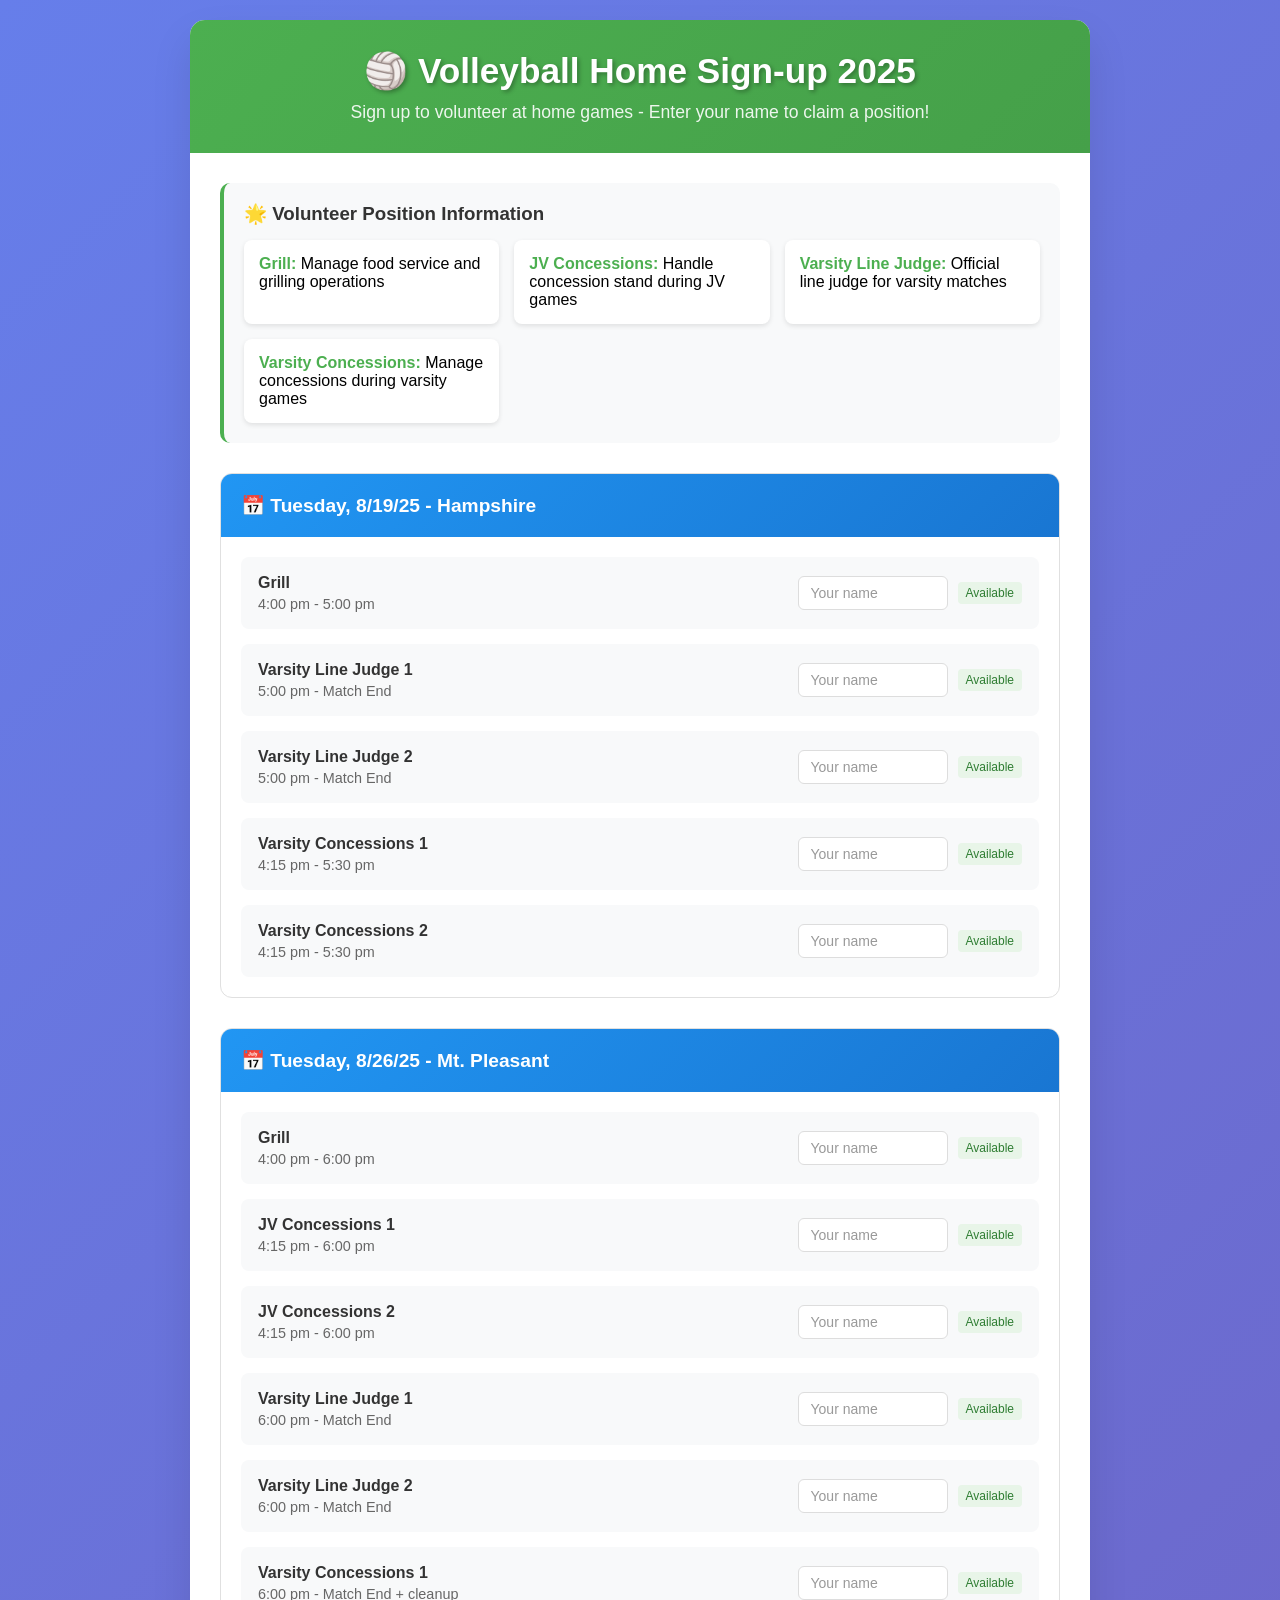
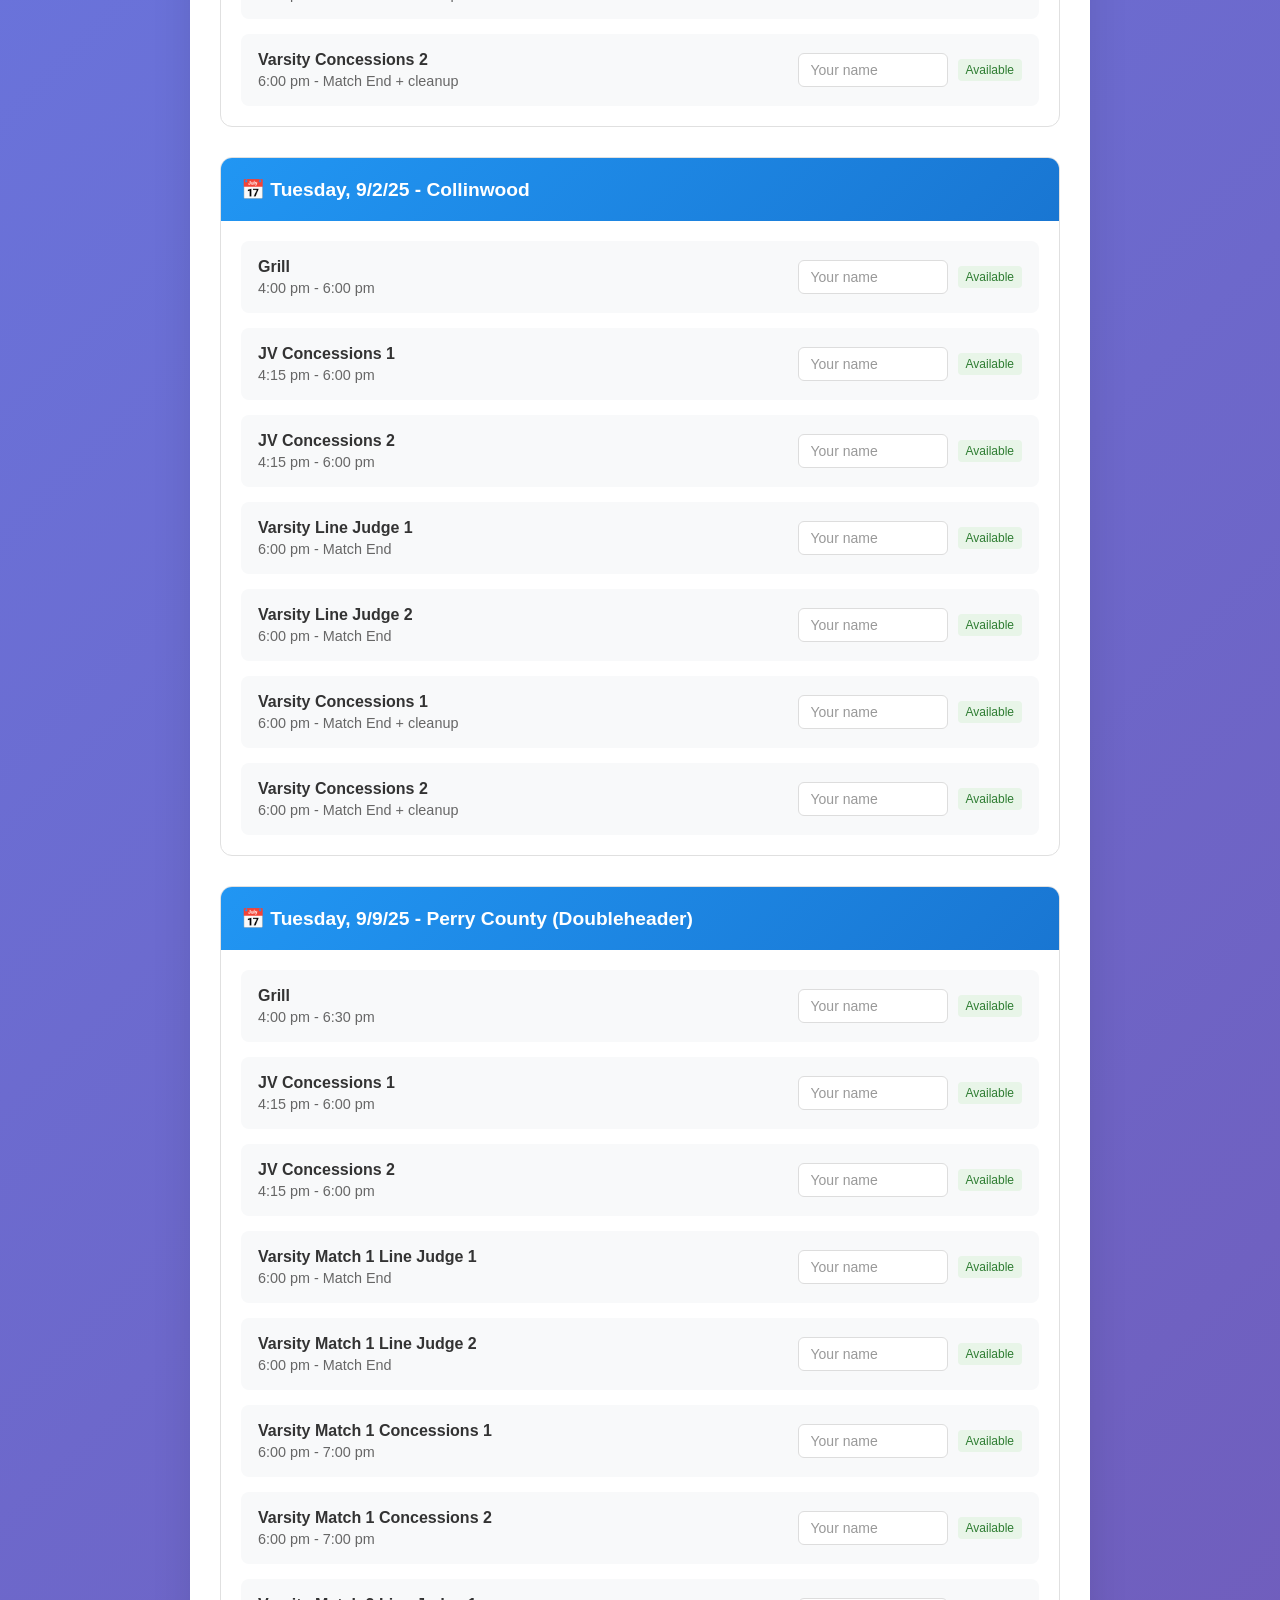
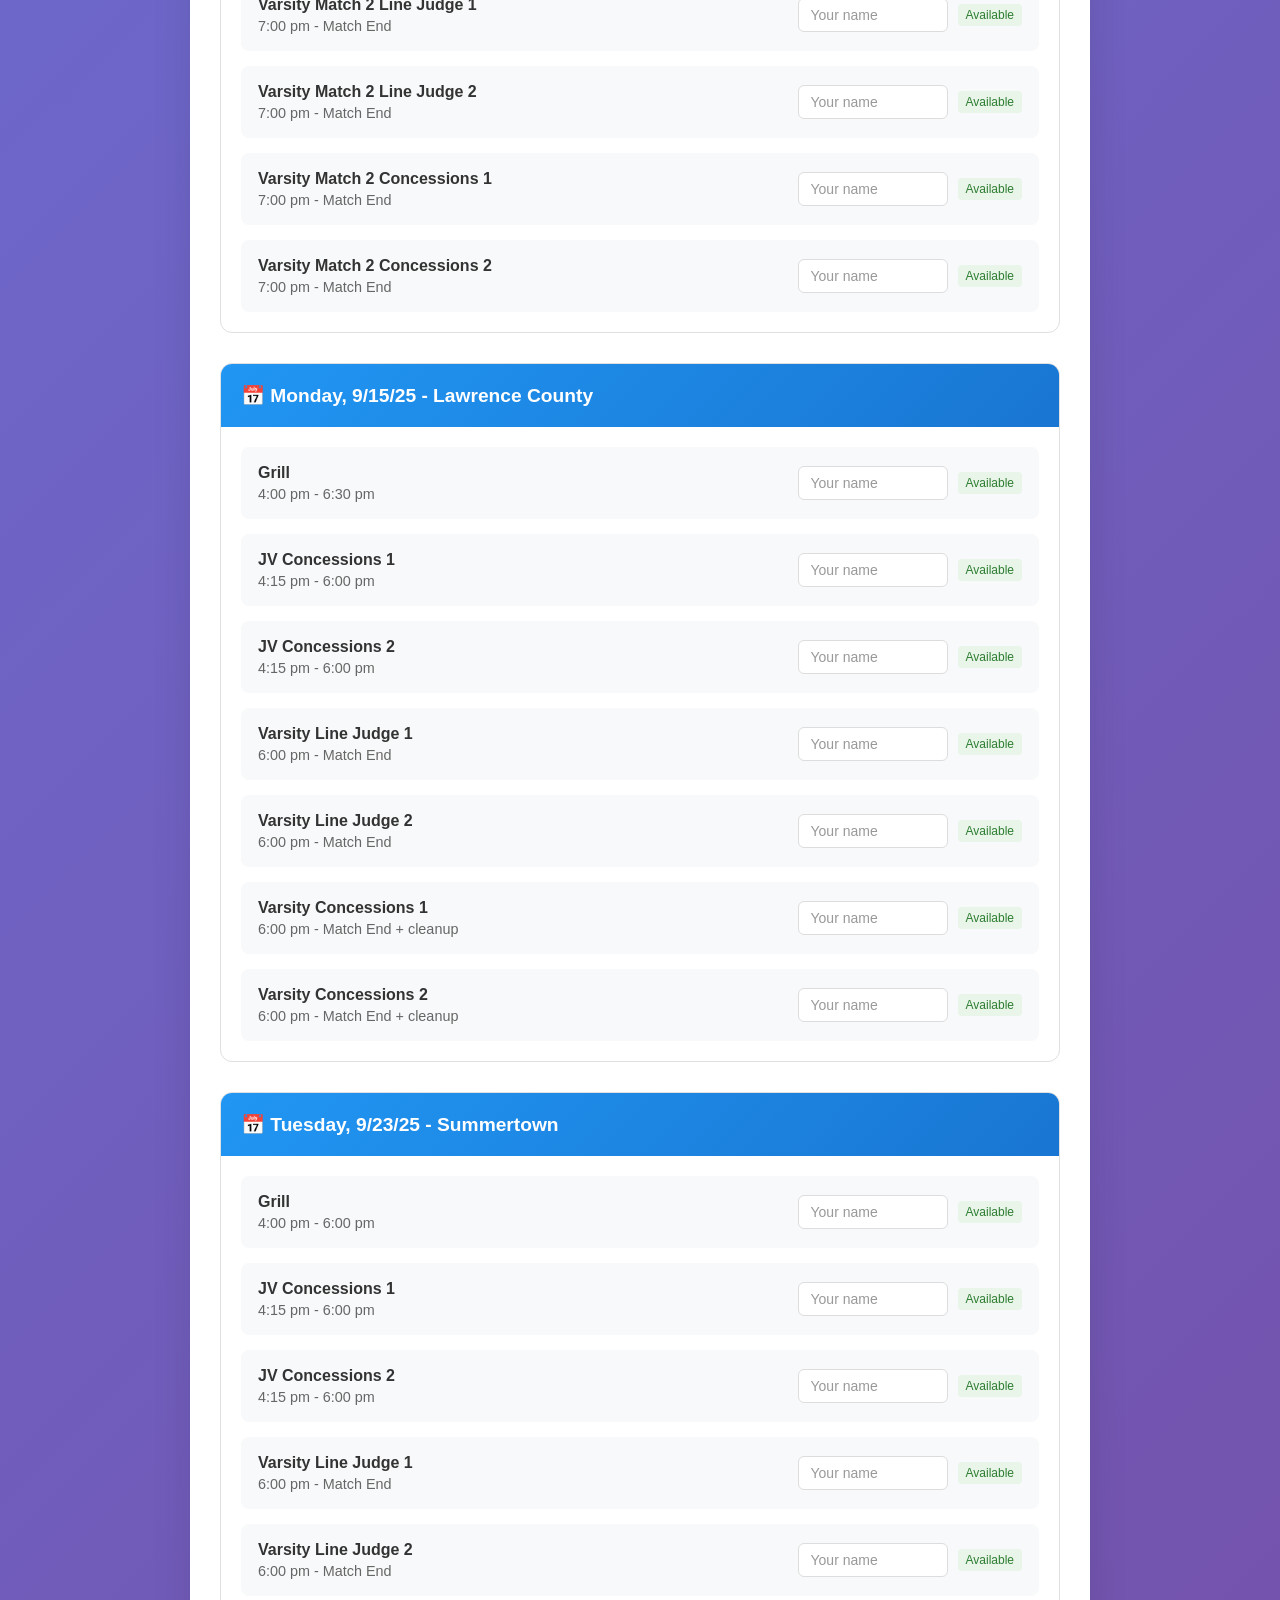
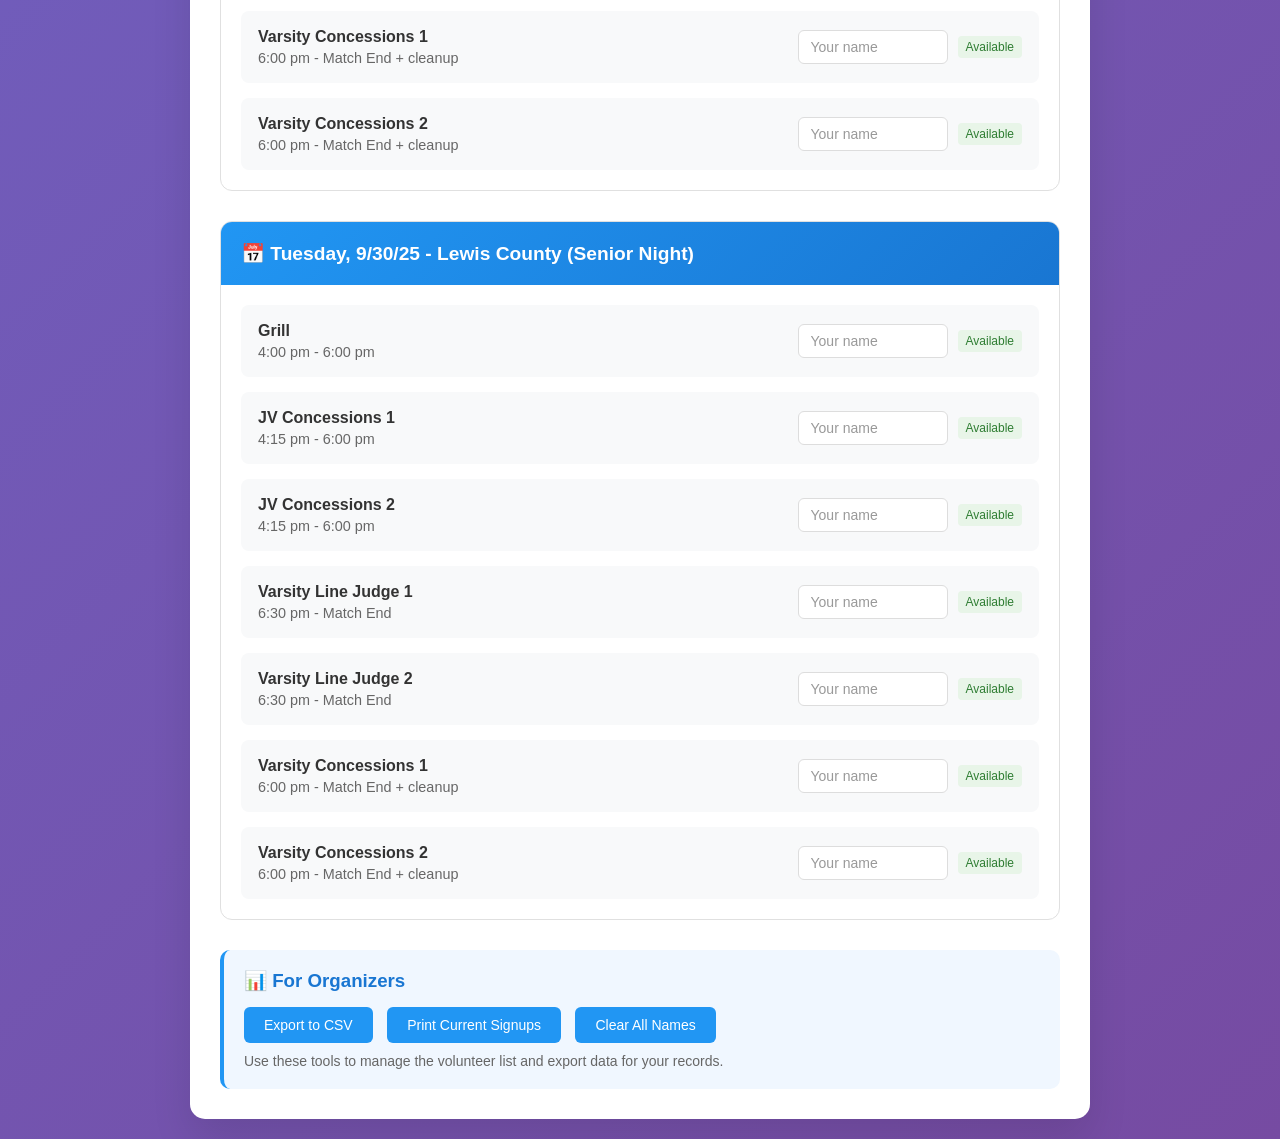
<file: index.html>
<!DOCTYPE html>
<html lang="en">
<head>
    <meta charset="UTF-8">
    <meta name="viewport" content="width=device-width, initial-scale=1.0">
    <title>Volleyball Home Sign-up 2025</title>
    <style>
        * {
            margin: 0;
            padding: 0;
            box-sizing: border-box;
        }

        body {
            font-family: 'Segoe UI', Tahoma, Geneva, Verdana, sans-serif;
            background: linear-gradient(135deg, #667eea 0%, #764ba2 100%);
            min-height: 100vh;
            padding: 20px;
        }

        .container {
            max-width: 900px;
            margin: 0 auto;
            background: white;
            border-radius: 15px;
            box-shadow: 0 20px 40px rgba(0,0,0,0.1);
            overflow: hidden;
        }

        .header {
            background: linear-gradient(135deg, #4CAF50, #45a049);
            color: white;
            padding: 30px;
            text-align: center;
        }

        .header h1 {
            font-size: 2.2em;
            margin-bottom: 10px;
            text-shadow: 2px 2px 4px rgba(0,0,0,0.3);
        }

        .header p {
            font-size: 1.1em;
            opacity: 0.9;
        }

        .form-container {
            padding: 30px;
        }

        .volunteer-info {
            background: #f8f9fa;
            border-radius: 10px;
            padding: 20px;
            margin-bottom: 30px;
            border-left: 4px solid #4CAF50;
        }

        .volunteer-info h3 {
            color: #333;
            margin-bottom: 15px;
        }

        .info-grid {
            display: grid;
            grid-template-columns: repeat(auto-fit, minmax(250px, 1fr));
            gap: 15px;
        }

        .info-item {
            background: white;
            padding: 15px;
            border-radius: 8px;
            box-shadow: 0 2px 5px rgba(0,0,0,0.1);
        }

        .info-item strong {
            color: #4CAF50;
        }

        .game-section {
            margin-bottom: 30px;
            border: 1px solid #e0e0e0;
            border-radius: 12px;
            overflow: hidden;
            transition: all 0.3s ease;
        }

        .game-section:hover {
            box-shadow: 0 5px 15px rgba(0,0,0,0.1);
        }

        .game-header {
            background: linear-gradient(135deg, #2196F3, #1976D2);
            color: white;
            padding: 20px;
            font-weight: bold;
            font-size: 1.2em;
        }

        .positions-grid {
            padding: 20px;
            display: grid;
            gap: 15px;
        }

        .position-item {
            display: flex;
            align-items: center;
            padding: 15px;
            background: #f8f9fa;
            border-radius: 8px;
            border: 2px solid transparent;
            transition: all 0.3s ease;
        }

        .position-item:hover {
            background: #e8f5e8;
            border-color: #4CAF50;
        }

        .position-info {
            flex: 1;
            margin-right: 15px;
        }

        .position-title {
            font-weight: 600;
            color: #333;
            margin-bottom: 4px;
        }

        .position-time {
            font-size: 0.9em;
            color: #666;
        }

        .volunteer-section {
            display: flex;
            align-items: center;
            gap: 10px;
            min-width: 200px;
        }

        .volunteer-name {
            padding: 8px 12px;
            border: 1px solid #ddd;
            border-radius: 6px;
            font-size: 14px;
            width: 150px;
            background: white;
        }

        .volunteer-name:focus {
            outline: none;
            border-color: #4CAF50;
            box-shadow: 0 0 0 2px rgba(76, 175, 80, 0.1);
        }

        .volunteer-name::placeholder {
            color: #999;
        }

        .position-status {
            font-size: 12px;
            padding: 4px 8px;
            border-radius: 4px;
            font-weight: 500;
        }

        .status-available {
            background: #e8f5e8;
            color: #2e7d32;
        }

        .status-filled {
            background: #fff3e0;
            color: #f57c00;
        }

        .admin-section {
            background: #f0f7ff;
            border-radius: 10px;
            padding: 20px;
            margin-top: 30px;
            border-left: 4px solid #2196F3;
        }

        .admin-section h3 {
            color: #1976D2;
            margin-bottom: 15px;
        }

        .export-btn {
            background: #2196F3;
            color: white;
            padding: 10px 20px;
            border: none;
            border-radius: 6px;
            cursor: pointer;
            margin-right: 10px;
            font-size: 14px;
        }

        .export-btn:hover {
            background: #1976D2;
        }

        @media (max-width: 768px) {
            .position-item {
                flex-direction: column;
                align-items: stretch;
                text-align: center;
            }
            
            .position-info {
                margin-right: 0;
                margin-bottom: 10px;
            }
            
            .volunteer-section {
                justify-content: center;
                min-width: auto;
            }
            
            .header h1 {
                font-size: 1.8em;
            }
        }
    </style>
</head>
<body>
    <div class="container">
        <div class="header">
            <h1>🏐 Volleyball Home Sign-up 2025</h1>
            <p>Sign up to volunteer at home games - Enter your name to claim a position!</p>
        </div>

        <div class="form-container">
            <div class="volunteer-info">
                <h3>🌟 Volunteer Position Information</h3>
                <div class="info-grid">
                    <div class="info-item">
                        <strong>Grill:</strong> Manage food service and grilling operations
                    </div>
                    <div class="info-item">
                        <strong>JV Concessions:</strong> Handle concession stand during JV games
                    </div>
                    <div class="info-item">
                        <strong>Varsity Line Judge:</strong> Official line judge for varsity matches
                    </div>
                    <div class="info-item">
                        <strong>Varsity Concessions:</strong> Manage concessions during varsity games
                    </div>
                </div>
            </div>

            <div class="game-section">
                <div class="game-header">
                    📅 Tuesday, 8/19/25 - Hampshire
                </div>
                <div class="positions-grid">
                    <div class="position-item">
                        <div class="position-info">
                            <div class="position-title">Grill</div>
                            <div class="position-time">4:00 pm - 5:00 pm</div>
                        </div>
                        <div class="volunteer-section">
                            <input type="text" class="volunteer-name" placeholder="Your name" data-position="8/19 Hampshire - Grill">
                            <span class="position-status status-available">Available</span>
                        </div>
                    </div>
                    <div class="position-item">
                        <div class="position-info">
                            <div class="position-title">Varsity Line Judge 1</div>
                            <div class="position-time">5:00 pm - Match End</div>
                        </div>
                        <div class="volunteer-section">
                            <input type="text" class="volunteer-name" placeholder="Your name" data-position="8/19 Hampshire - Varsity Line Judge 1">
                            <span class="position-status status-available">Available</span>
                        </div>
                    </div>
                    <div class="position-item">
                        <div class="position-info">
                            <div class="position-title">Varsity Line Judge 2</div>
                            <div class="position-time">5:00 pm - Match End</div>
                        </div>
                        <div class="volunteer-section">
                            <input type="text" class="volunteer-name" placeholder="Your name" data-position="8/19 Hampshire - Varsity Line Judge 2">
                            <span class="position-status status-available">Available</span>
                        </div>
                    </div>
                    <div class="position-item">
                        <div class="position-info">
                            <div class="position-title">Varsity Concessions 1</div>
                            <div class="position-time">4:15 pm - 5:30 pm</div>
                        </div>
                        <div class="volunteer-section">
                            <input type="text" class="volunteer-name" placeholder="Your name" data-position="8/19 Hampshire - Varsity Concessions 1">
                            <span class="position-status status-available">Available</span>
                        </div>
                    </div>
                    <div class="position-item">
                        <div class="position-info">
                            <div class="position-title">Varsity Concessions 2</div>
                            <div class="position-time">4:15 pm - 5:30 pm</div>
                        </div>
                        <div class="volunteer-section">
                            <input type="text" class="volunteer-name" placeholder="Your name" data-position="8/19 Hampshire - Varsity Concessions 2">
                            <span class="position-status status-available">Available</span>
                        </div>
                    </div>
                </div>
            </div>

            <div class="game-section">
                <div class="game-header">
                    📅 Tuesday, 8/26/25 - Mt. Pleasant
                </div>
                <div class="positions-grid">
                    <div class="position-item">
                        <div class="position-info">
                            <div class="position-title">Grill</div>
                            <div class="position-time">4:00 pm - 6:00 pm</div>
                        </div>
                        <div class="volunteer-section">
                            <input type="text" class="volunteer-name" placeholder="Your name" data-position="8/26 Mt. Pleasant - Grill">
                            <span class="position-status status-available">Available</span>
                        </div>
                    </div>
                    <div class="position-item">
                        <div class="position-info">
                            <div class="position-title">JV Concessions 1</div>
                            <div class="position-time">4:15 pm - 6:00 pm</div>
                        </div>
                        <div class="volunteer-section">
                            <input type="text" class="volunteer-name" placeholder="Your name" data-position="8/26 Mt. Pleasant - JV Concessions 1">
                            <span class="position-status status-available">Available</span>
                        </div>
                    </div>
                    <div class="position-item">
                        <div class="position-info">
                            <div class="position-title">JV Concessions 2</div>
                            <div class="position-time">4:15 pm - 6:00 pm</div>
                        </div>
                        <div class="volunteer-section">
                            <input type="text" class="volunteer-name" placeholder="Your name" data-position="8/26 Mt. Pleasant - JV Concessions 2">
                            <span class="position-status status-available">Available</span>
                        </div>
                    </div>
                    <div class="position-item">
                        <div class="position-info">
                            <div class="position-title">Varsity Line Judge 1</div>
                            <div class="position-time">6:00 pm - Match End</div>
                        </div>
                        <div class="volunteer-section">
                            <input type="text" class="volunteer-name" placeholder="Your name" data-position="8/26 Mt. Pleasant - Varsity Line Judge 1">
                            <span class="position-status status-available">Available</span>
                        </div>
                    </div>
                    <div class="position-item">
                        <div class="position-info">
                            <div class="position-title">Varsity Line Judge 2</div>
                            <div class="position-time">6:00 pm - Match End</div>
                        </div>
                        <div class="volunteer-section">
                            <input type="text" class="volunteer-name" placeholder="Your name" data-position="8/26 Mt. Pleasant - Varsity Line Judge 2">
                            <span class="position-status status-available">Available</span>
                        </div>
                    </div>
                    <div class="position-item">
                        <div class="position-info">
                            <div class="position-title">Varsity Concessions 1</div>
                            <div class="position-time">6:00 pm - Match End + cleanup</div>
                        </div>
                        <div class="volunteer-section">
                            <input type="text" class="volunteer-name" placeholder="Your name" data-position="8/26 Mt. Pleasant - Varsity Concessions 1">
                            <span class="position-status status-available">Available</span>
                        </div>
                    </div>
                    <div class="position-item">
                        <div class="position-info">
                            <div class="position-title">Varsity Concessions 2</div>
                            <div class="position-time">6:00 pm - Match End + cleanup</div>
                        </div>
                        <div class="volunteer-section">
                            <input type="text" class="volunteer-name" placeholder="Your name" data-position="8/26 Mt. Pleasant - Varsity Concessions 2">
                            <span class="position-status status-available">Available</span>
                        </div>
                    </div>
                </div>
            </div>

            <div class="game-section">
                <div class="game-header">
                    📅 Tuesday, 9/2/25 - Collinwood
                </div>
                <div class="positions-grid">
                    <div class="position-item">
                        <div class="position-info">
                            <div class="position-title">Grill</div>
                            <div class="position-time">4:00 pm - 6:00 pm</div>
                        </div>
                        <div class="volunteer-section">
                            <input type="text" class="volunteer-name" placeholder="Your name" data-position="9/2 Collinwood - Grill">
                            <span class="position-status status-available">Available</span>
                        </div>
                    </div>
                    <div class="position-item">
                        <div class="position-info">
                            <div class="position-title">JV Concessions 1</div>
                            <div class="position-time">4:15 pm - 6:00 pm</div>
                        </div>
                        <div class="volunteer-section">
                            <input type="text" class="volunteer-name" placeholder="Your name" data-position="9/2 Collinwood - JV Concessions 1">
                            <span class="position-status status-available">Available</span>
                        </div>
                    </div>
                    <div class="position-item">
                        <div class="position-info">
                            <div class="position-title">JV Concessions 2</div>
                            <div class="position-time">4:15 pm - 6:00 pm</div>
                        </div>
                        <div class="volunteer-section">
                            <input type="text" class="volunteer-name" placeholder="Your name" data-position="9/2 Collinwood - JV Concessions 2">
                            <span class="position-status status-available">Available</span>
                        </div>
                    </div>
                    <div class="position-item">
                        <div class="position-info">
                            <div class="position-title">Varsity Line Judge 1</div>
                            <div class="position-time">6:00 pm - Match End</div>
                        </div>
                        <div class="volunteer-section">
                            <input type="text" class="volunteer-name" placeholder="Your name" data-position="9/2 Collinwood - Varsity Line Judge 1">
                            <span class="position-status status-available">Available</span>
                        </div>
                    </div>
                    <div class="position-item">
                        <div class="position-info">
                            <div class="position-title">Varsity Line Judge 2</div>
                            <div class="position-time">6:00 pm - Match End</div>
                        </div>
                        <div class="volunteer-section">
                            <input type="text" class="volunteer-name" placeholder="Your name" data-position="9/2 Collinwood - Varsity Line Judge 2">
                            <span class="position-status status-available">Available</span>
                        </div>
                    </div>
                    <div class="position-item">
                        <div class="position-info">
                            <div class="position-title">Varsity Concessions 1</div>
                            <div class="position-time">6:00 pm - Match End + cleanup</div>
                        </div>
                        <div class="volunteer-section">
                            <input type="text" class="volunteer-name" placeholder="Your name" data-position="9/2 Collinwood - Varsity Concessions 1">
                            <span class="position-status status-available">Available</span>
                        </div>
                    </div>
                    <div class="position-item">
                        <div class="position-info">
                            <div class="position-title">Varsity Concessions 2</div>
                            <div class="position-time">6:00 pm - Match End + cleanup</div>
                        </div>
                        <div class="volunteer-section">
                            <input type="text" class="volunteer-name" placeholder="Your name" data-position="9/2 Collinwood - Varsity Concessions 2">
                            <span class="position-status status-available">Available</span>
                        </div>
                    </div>
                </div>
            </div>

            <div class="game-section">
                <div class="game-header">
                    📅 Tuesday, 9/9/25 - Perry County (Doubleheader)
                </div>
                <div class="positions-grid">
                    <div class="position-item">
                        <div class="position-info">
                            <div class="position-title">Grill</div>
                            <div class="position-time">4:00 pm - 6:30 pm</div>
                        </div>
                        <div class="volunteer-section">
                            <input type="text" class="volunteer-name" placeholder="Your name" data-position="9/9 Perry County - Grill">
                            <span class="position-status status-available">Available</span>
                        </div>
                    </div>
                    <div class="position-item">
                        <div class="position-info">
                            <div class="position-title">JV Concessions 1</div>
                            <div class="position-time">4:15 pm - 6:00 pm</div>
                        </div>
                        <div class="volunteer-section">
                            <input type="text" class="volunteer-name" placeholder="Your name" data-position="9/9 Perry County - JV Concessions 1">
                            <span class="position-status status-available">Available</span>
                        </div>
                    </div>
                    <div class="position-item">
                        <div class="position-info">
                            <div class="position-title">JV Concessions 2</div>
                            <div class="position-time">4:15 pm - 6:00 pm</div>
                        </div>
                        <div class="volunteer-section">
                            <input type="text" class="volunteer-name" placeholder="Your name" data-position="9/9 Perry County - JV Concessions 2">
                            <span class="position-status status-available">Available</span>
                        </div>
                    </div>
                    <div class="position-item">
                        <div class="position-info">
                            <div class="position-title">Varsity Match 1 Line Judge 1</div>
                            <div class="position-time">6:00 pm - Match End</div>
                        </div>
                        <div class="volunteer-section">
                            <input type="text" class="volunteer-name" placeholder="Your name" data-position="9/9 Perry County - Match 1 Line Judge 1">
                            <span class="position-status status-available">Available</span>
                        </div>
                    </div>
                    <div class="position-item">
                        <div class="position-info">
                            <div class="position-title">Varsity Match 1 Line Judge 2</div>
                            <div class="position-time">6:00 pm - Match End</div>
                        </div>
                        <div class="volunteer-section">
                            <input type="text" class="volunteer-name" placeholder="Your name" data-position="9/9 Perry County - Match 1 Line Judge 2">
                            <span class="position-status status-available">Available</span>
                        </div>
                    </div>
                    <div class="position-item">
                        <div class="position-info">
                            <div class="position-title">Varsity Match 1 Concessions 1</div>
                            <div class="position-time">6:00 pm - 7:00 pm</div>
                        </div>
                        <div class="volunteer-section">
                            <input type="text" class="volunteer-name" placeholder="Your name" data-position="9/9 Perry County - Match 1 Concessions 1">
                            <span class="position-status status-available">Available</span>
                        </div>
                    </div>
                    <div class="position-item">
                        <div class="position-info">
                            <div class="position-title">Varsity Match 1 Concessions 2</div>
                            <div class="position-time">6:00 pm - 7:00 pm</div>
                        </div>
                        <div class="volunteer-section">
                            <input type="text" class="volunteer-name" placeholder="Your name" data-position="9/9 Perry County - Match 1 Concessions 2">
                            <span class="position-status status-available">Available</span>
                        </div>
                    </div>
                    <div class="position-item">
                        <div class="position-info">
                            <div class="position-title">Varsity Match 2 Line Judge 1</div>
                            <div class="position-time">7:00 pm - Match End</div>
                        </div>
                        <div class="volunteer-section">
                            <input type="text" class="volunteer-name" placeholder="Your name" data-position="9/9 Perry County - Match 2 Line Judge 1">
                            <span class="position-status status-available">Available</span>
                        </div>
                    </div>
                    <div class="position-item">
                        <div class="position-info">
                            <div class="position-title">Varsity Match 2 Line Judge 2</div>
                            <div class="position-time">7:00 pm - Match End</div>
                        </div>
                        <div class="volunteer-section">
                            <input type="text" class="volunteer-name" placeholder="Your name" data-position="9/9 Perry County - Match 2 Line Judge 2">
                            <span class="position-status status-available">Available</span>
                        </div>
                    </div>
                    <div class="position-item">
                        <div class="position-info">
                            <div class="position-title">Varsity Match 2 Concessions 1</div>
                            <div class="position-time">7:00 pm - Match End</div>
                        </div>
                        <div class="volunteer-section">
                            <input type="text" class="volunteer-name" placeholder="Your name" data-position="9/9 Perry County - Match 2 Concessions 1">
                            <span class="position-status status-available">Available</span>
                        </div>
                    </div>
                    <div class="position-item">
                        <div class="position-info">
                            <div class="position-title">Varsity Match 2 Concessions 2</div>
                            <div class="position-time">7:00 pm - Match End</div>
                        </div>
                        <div class="volunteer-section">
                            <input type="text" class="volunteer-name" placeholder="Your name" data-position="9/9 Perry County - Match 2 Concessions 2">
                            <span class="position-status status-available">Available</span>
                        </div>
                    </div>
                </div>
            </div>

            <div class="game-section">
                <div class="game-header">
                    📅 Monday, 9/15/25 - Lawrence County
                </div>
                <div class="positions-grid">
                    <div class="position-item">
                        <div class="position-info">
                            <div class="position-title">Grill</div>
                            <div class="position-time">4:00 pm - 6:30 pm</div>
                        </div>
                        <div class="volunteer-section">
                            <input type="text" class="volunteer-name" placeholder="Your name" data-position="9/15 Lawrence County - Grill">
                            <span class="position-status status-available">Available</span>
                        </div>
                    </div>
                    <div class="position-item">
                        <div class="position-info">
                            <div class="position-title">JV Concessions 1</div>
                            <div class="position-time">4:15 pm - 6:00 pm</div>
                        </div>
                        <div class="volunteer-section">
                            <input type="text" class="volunteer-name" placeholder="Your name" data-position="9/15 Lawrence County - JV Concessions 1">
                            <span class="position-status status-available">Available</span>
                        </div>
                    </div>
                    <div class="position-item">
                        <div class="position-info">
                            <div class="position-title">JV Concessions 2</div>
                            <div class="position-time">4:15 pm - 6:00 pm</div>
                        </div>
                        <div class="volunteer-section">
                            <input type="text" class="volunteer-name" placeholder="Your name" data-position="9/15 Lawrence County - JV Concessions 2">
                            <span class="position-status status-available">Available</span>
                        </div>
                    </div>
                    <div class="position-item">
                        <div class="position-info">
                            <div class="position-title">Varsity Line Judge 1</div>
                            <div class="position-time">6:00 pm - Match End</div>
                        </div>
                        <div class="volunteer-section">
                            <input type="text" class="volunteer-name" placeholder="Your name" data-position="9/15 Lawrence County - Varsity Line Judge 1">
                            <span class="position-status status-available">Available</span>
                        </div>
                    </div>
                    <div class="position-item">
                        <div class="position-info">
                            <div class="position-title">Varsity Line Judge 2</div>
                            <div class="position-time">6:00 pm - Match End</div>
                        </div>
                        <div class="volunteer-section">
                            <input type="text" class="volunteer-name" placeholder="Your name" data-position="9/15 Lawrence County - Varsity Line Judge 2">
                            <span class="position-status status-available">Available</span>
                        </div>
                    </div>
                    <div class="position-item">
                        <div class="position-info">
                            <div class="position-title">Varsity Concessions 1</div>
                            <div class="position-time">6:00 pm - Match End + cleanup</div>
                        </div>
                        <div class="volunteer-section">
                            <input type="text" class="volunteer-name" placeholder="Your name" data-position="9/15 Lawrence County - Varsity Concessions 1">
                            <span class="position-status status-available">Available</span>
                        </div>
                    </div>
                    <div class="position-item">
                        <div class="position-info">
                            <div class="position-title">Varsity Concessions 2</div>
                            <div class="position-time">6:00 pm - Match End + cleanup</div>
                        </div>
                        <div class="volunteer-section">
                            <input type="text" class="volunteer-name" placeholder="Your name" data-position="9/15 Lawrence County - Varsity Concessions 2">
                            <span class="position-status status-available">Available</span>
                        </div>
                    </div>
                </div>
            </div>

            <div class="game-section">
                <div class="game-header">
                    📅 Tuesday, 9/23/25 - Summertown
                </div>
                <div class="positions-grid">
                    <div class="position-item">
                        <div class="position-info">
                            <div class="position-title">Grill</div>
                            <div class="position-time">4:00 pm - 6:00 pm</div>
                        </div>
                        <div class="volunteer-section">
                            <input type="text" class="volunteer-name" placeholder="Your name" data-position="9/23 Summertown - Grill">
                            <span class="position-status status-available">Available</span>
                        </div>
                    </div>
                    <div class="position-item">
                        <div class="position-info">
                            <div class="position-title">JV Concessions 1</div>
                            <div class="position-time">4:15 pm - 6:00 pm</div>
                        </div>
                        <div class="volunteer-section">
                            <input type="text" class="volunteer-name" placeholder="Your name" data-position="9/23 Summertown - JV Concessions 1">
                            <span class="position-status status-available">Available</span>
                        </div>
                    </div>
                    <div class="position-item">
                        <div class="position-info">
                            <div class="position-title">JV Concessions 2</div>
                            <div class="position-time">4:15 pm - 6:00 pm</div>
                        </div>
                        <div class="volunteer-section">
                            <input type="text" class="volunteer-name" placeholder="Your name" data-position="9/23 Summertown - JV Concessions 2">
                            <span class="position-status status-available">Available</span>
                        </div>
                    </div>
                    <div class="position-item">
                        <div class="position-info">
                            <div class="position-title">Varsity Line Judge 1</div>
                            <div class="position-time">6:00 pm - Match End</div>
                        </div>
                        <div class="volunteer-section">
                            <input type="text" class="volunteer-name" placeholder="Your name" data-position="9/23 Summertown - Varsity Line Judge 1">
                            <span class="position-status status-available">Available</span>
                        </div>
                    </div>
                    <div class="position-item">
                        <div class="position-info">
                            <div class="position-title">Varsity Line Judge 2</div>
                            <div class="position-time">6:00 pm - Match End</div>
                        </div>
                        <div class="volunteer-section">
                            <input type="text" class="volunteer-name" placeholder="Your name" data-position="9/23 Summertown - Varsity Line Judge 2">
                            <span class="position-status status-available">Available</span>
                        </div>
                    </div>
                    <div class="position-item">
                        <div class="position-info">
                            <div class="position-title">Varsity Concessions 1</div>
                            <div class="position-time">6:00 pm - Match End + cleanup</div>
                        </div>
                        <div class="volunteer-section">
                            <input type="text" class="volunteer-name" placeholder="Your name" data-position="9/23 Summertown - Varsity Concessions 1">
                            <span class="position-status status-available">Available</span>
                        </div>
                    </div>
                    <div class="position-item">
                        <div class="position-info">
                            <div class="position-title">Varsity Concessions 2</div>
                            <div class="position-time">6:00 pm - Match End + cleanup</div>
                        </div>
                        <div class="volunteer-section">
                            <input type="text" class="volunteer-name" placeholder="Your name" data-position="9/23 Summertown - Varsity Concessions 2">
                            <span class="position-status status-available">Available</span>
                        </div>
                    </div>
                </div>
            </div>

            <div class="game-section">
                <div class="game-header">
                    📅 Tuesday, 9/30/25 - Lewis County (Senior Night)
                </div>
                <div class="positions-grid">
                    <div class="position-item">
                        <div class="position-info">
                            <div class="position-title">Grill</div>
                            <div class="position-time">4:00 pm - 6:00 pm</div>
                        </div>
                        <div class="volunteer-section">
                            <input type="text" class="volunteer-name" placeholder="Your name" data-position="9/30 Lewis County - Grill">
                            <span class="position-status status-available">Available</span>
                        </div>
                    </div>
                    <div class="position-item">
                        <div class="position-info">
                            <div class="position-title">JV Concessions 1</div>
                            <div class="position-time">4:15 pm - 6:00 pm</div>
                        </div>
                        <div class="volunteer-section">
                            <input type="text" class="volunteer-name" placeholder="Your name" data-position="9/30 Lewis County - JV Concessions 1">
                            <span class="position-status status-available">Available</span>
                        </div>
                    </div>
                    <div class="position-item">
                        <div class="position-info">
                            <div class="position-title">JV Concessions 2</div>
                            <div class="position-time">4:15 pm - 6:00 pm</div>
                        </div>
                        <div class="volunteer-section">
                            <input type="text" class="volunteer-name" placeholder="Your name" data-position="9/30 Lewis County - JV Concessions 2">
                            <span class="position-status status-available">Available</span>
                        </div>
                    </div>
                    <div class="position-item">
                        <div class="position-info">
                            <div class="position-title">Varsity Line Judge 1</div>
                            <div class="position-time">6:30 pm - Match End</div>
                        </div>
                        <div class="volunteer-section">
                            <input type="text" class="volunteer-name" placeholder="Your name" data-position="9/30 Lewis County - Varsity Line Judge 1">
                            <span class="position-status status-available">Available</span>
                        </div>
                    </div>
                    <div class="position-item">
                        <div class="position-info">
                            <div class="position-title">Varsity Line Judge 2</div>
                            <div class="position-time">6:30 pm - Match End</div>
                        </div>
                        <div class="volunteer-section">
                            <input type="text" class="volunteer-name" placeholder="Your name" data-position="9/30 Lewis County - Varsity Line Judge 2">
                            <span class="position-status status-available">Available</span>
                        </div>
                    </div>
                    <div class="position-item">
                        <div class="position-info">
                            <div class="position-title">Varsity Concessions 1</div>
                            <div class="position-time">6:00 pm - Match End + cleanup</div>
                        </div>
                        <div class="volunteer-section">
                            <input type="text" class="volunteer-name" placeholder="Your name" data-position="9/30 Lewis County - Varsity Concessions 1">
                            <span class="position-status status-available">Available</span>
                        </div>
                    </div>
                    <div class="position-item">
                        <div class="position-info">
                            <div class="position-title">Varsity Concessions 2</div>
                            <div class="position-time">6:00 pm - Match End + cleanup</div>
                        </div>
                        <div class="volunteer-section">
                            <input type="text" class="volunteer-name" placeholder="Your name" data-position="9/30 Lewis County - Varsity Concessions 2">
                            <span class="position-status status-available">Available</span>
                        </div>
                    </div>
                </div>
            </div>

            <div class="admin-section">
                <h3>📊 For Organizers</h3>
                <button class="export-btn" onclick="exportToCSV()">Export to CSV</button>
                <button class="export-btn" onclick="printSignups()">Print Current Signups</button>
                <button class="export-btn" onclick="clearAllSignups()">Clear All Names</button>
                <p style="margin-top: 10px; font-size: 14px; color: #666;">
                    Use these tools to manage the volunteer list and export data for your records.
                </p>
            </div>
        </div>
    </div>

    <script>
        // Update position status when name is entered or cleared
        document.addEventListener('DOMContentLoaded', function() {
            const nameInputs = document.querySelectorAll('.volunteer-name');
            
            nameInputs.forEach(input => {
                input.addEventListener('input', function() {
                    const statusSpan = this.parentElement.querySelector('.position-status');
                    if (this.value.trim()) {
                        statusSpan.textContent = this.value.trim();
                        statusSpan.className = 'position-status status-filled';
                    } else {
                        statusSpan.textContent = 'Available';
                        statusSpan.className = 'position-status status-available';
                    }
                });
            });
        });

        // Export data to CSV
        function exportToCSV() {
            const nameInputs = document.querySelectorAll('.volunteer-name');
            let csvContent = "Game,Position,Time,Volunteer Name\n";
            
            nameInputs.forEach(input => {
                const position = input.getAttribute('data-position');
                const name = input.value.trim() || 'Available';
                const positionItem = input.closest('.position-item');
                const time = positionItem.querySelector('.position-time').textContent;
                
                csvContent += `"${position}","${positionItem.querySelector('.position-title').textContent}","${time}","${name}"\n`;
            });
            
            const blob = new Blob([csvContent], { type: 'text/csv' });
            const url = window.URL.createObjectURL(blob);
            const a = document.createElement('a');
            a.setAttribute('hidden', '');
            a.setAttribute('href', url);
            a.setAttribute('download', 'volleyball-volunteers-2025.csv');
            document.body.appendChild(a);
            a.click();
            document.body.removeChild(a);
        }

        // Print current signups
        function printSignups() {
            const nameInputs = document.querySelectorAll('.volunteer-name');
            let printContent = '<h2>Volleyball Volunteer Sign-ups 2025</h2>';
            
            const games = document.querySelectorAll('.game-section');
            games.forEach(game => {
                const gameTitle = game.querySelector('.game-header').textContent;
                printContent += `<h3>${gameTitle}</h3><ul>`;
                
                const positions = game.querySelectorAll('.position-item');
                positions.forEach(position => {
                    const title = position.querySelector('.position-title').textContent;
                    const time = position.querySelector('.position-time').textContent;
                    const name = position.querySelector('.volunteer-name').value.trim() || 'Available';
                    printContent += `<li><strong>${title}</strong> (${time}): ${name}</li>`;
                });
                
                printContent += '</ul>';
            });
            
            const printWindow = window.open('', '_blank');
            printWindow.document.write(`
                <html>
                    <head><title>Volleyball Volunteers 2025</title></head>
                    <body style="font-family: Arial, sans-serif; padding: 20px;">
                        ${printContent}
                    </body>
                </html>
            `);
            printWindow.document.close();
            printWindow.print();
        }

        // Clear all signups
        function clearAllSignups() {
            if (confirm('Are you sure you want to clear all volunteer names? This cannot be undone.')) {
                const nameInputs = document.querySelectorAll('.volunteer-name');
                nameInputs.forEach(input => {
                    input.value = '';
                    const statusSpan = input.parentElement.querySelector('.position-status');
                    statusSpan.textContent = 'Available';
                    statusSpan.className = 'position-status status-available';
                });
            }
        }

        // Auto-save to localStorage (if available)
        document.addEventListener('DOMContentLoaded', function() {
            // Load saved data
            const nameInputs = document.querySelectorAll('.volunteer-name');
            nameInputs.forEach(input => {
                const savedValue = localStorage.getItem(input.getAttribute('data-position'));
                if (savedValue) {
                    input.value = savedValue;
                    const statusSpan = input.parentElement.querySelector('.position-status');
                    statusSpan.textContent = savedValue;
                    statusSpan.className = 'position-status status-filled';
                }
            });

            // Save on change
            nameInputs.forEach(input => {
                input.addEventListener('input', function() {
                    try {
                        localStorage.setItem(this.getAttribute('data-position'), this.value);
                    } catch(e) {
                        // localStorage not available, continue without saving
                    }
                });
            });
        });
    </script>
</body>
</html>
</file>
